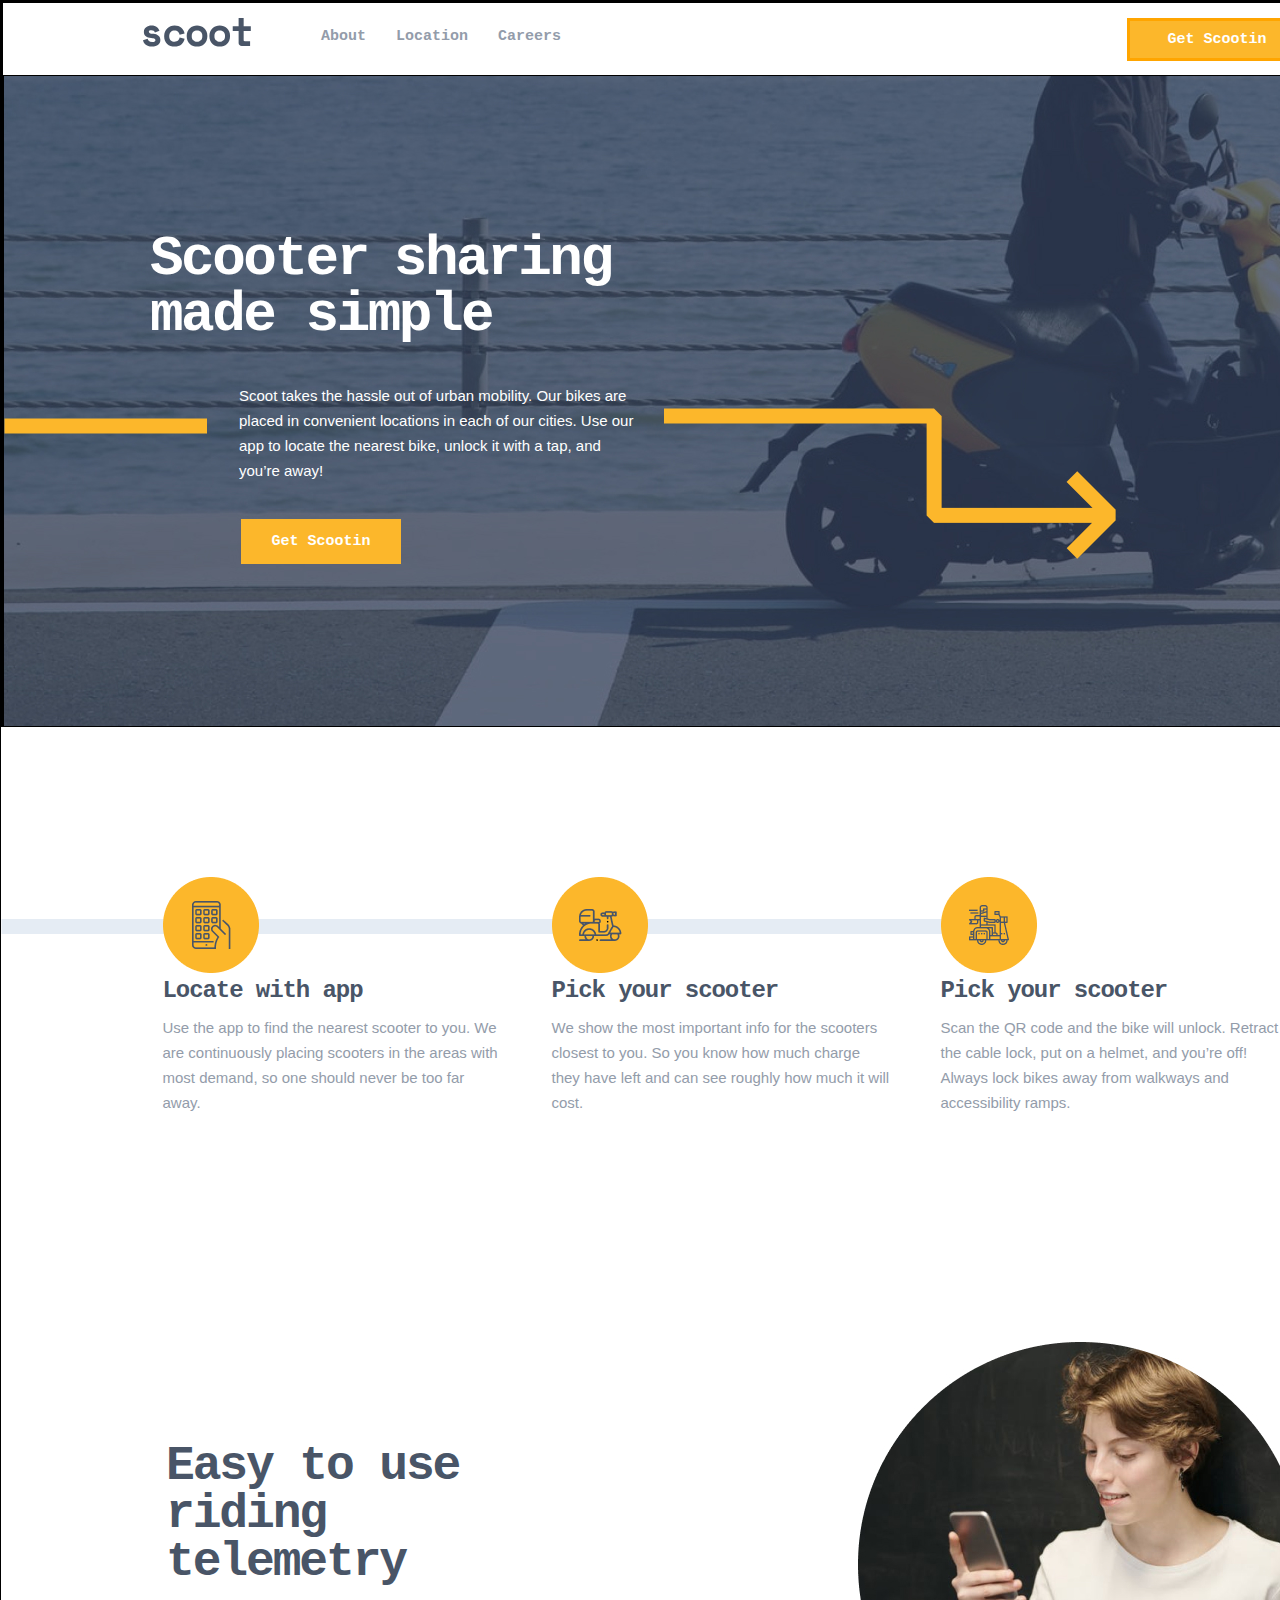
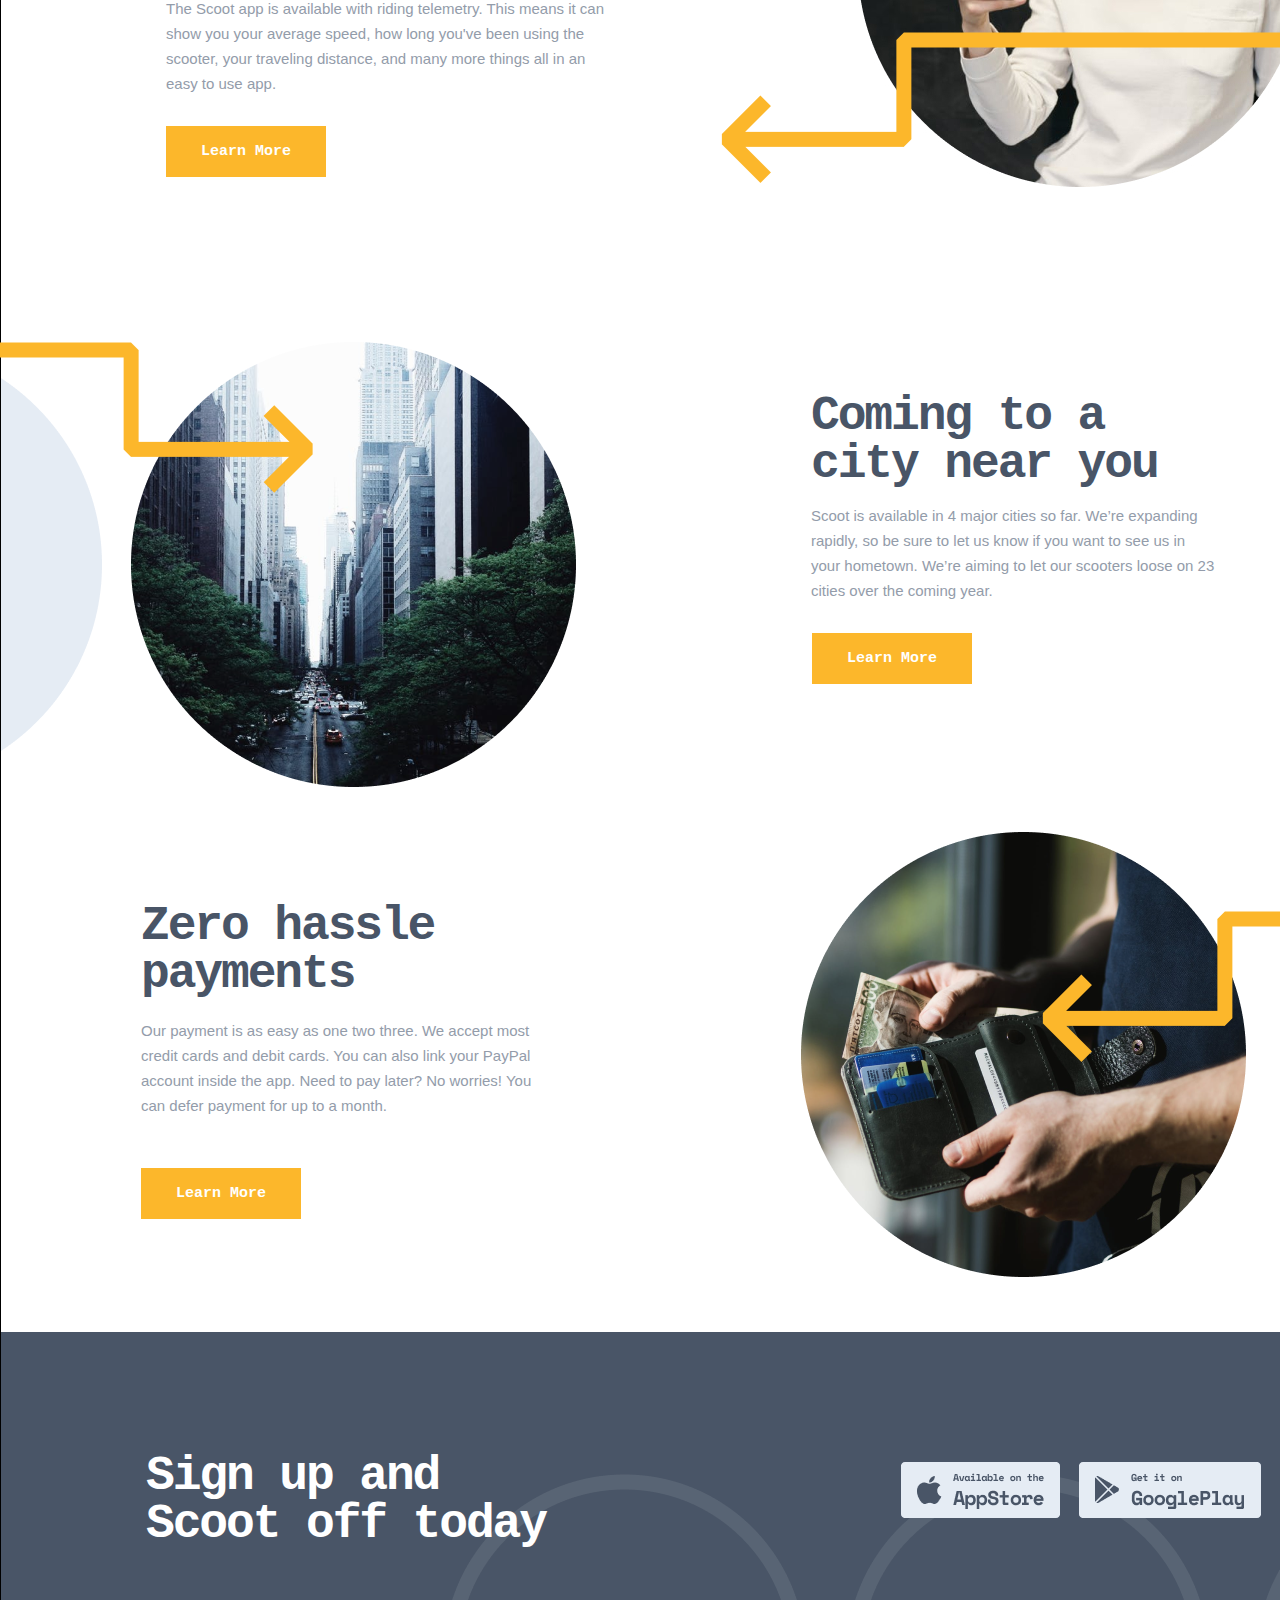
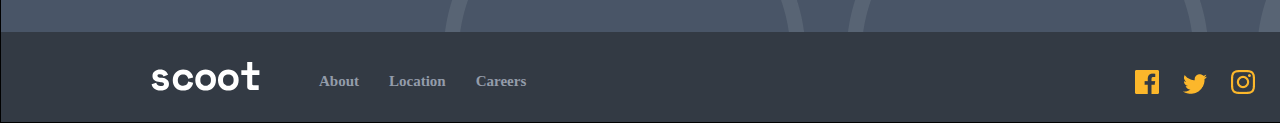
<file: index.html>
<!DOCTYPE html>
<html lang="en">
<head>
    <meta charset="UTF-8">
    <meta http-equiv="X-UA-Compatible" content="IE=edge">
    <meta name="viewport" content="width=device-width, initial-scale=1.0">
    <title>imtihon</title>
    <link rel="stylesheet" href="/css/style.css">
</head>
<body>
    <div class="scoot-container">
        <header class="header">
            <nav class="header_navbar">
                <div class="burger">
                    <img src="media/img/bar.png" alt="bar">
                </div>
                <div class="header_logo">
                    <a href="index.html">
                        <img class="scoot" src="media/img/scoot.svg" alt="logo">
                    </a>
                </div>
                <div class="header_lists">
                    <ul class="header_list">
                        <li class="header-item header-item2">
                            <a href="about.html">About</a>
                        </li>
                        <li class="header-item">
                            <a href="#">Location</a>
                        </li>
                        <li class="header-item">
                            <a href="#">Careers</a>
                        </li>
                    </ul>
                </div>
                <div class="header_button">
                    <button>
                        Get Scootin
                    </button>
                </div>
            </nav>
            <div class="hearor">
                <div class="hearor_title">
                    <h1>Scooter <span style="margin-left: -5px;">sharing</span>  made <span style="">simple</span> </h1>
                    <p>Scoot takes the hassle out of urban mobility. Our bikes are placed in convenient locations in each of our cities. Use our app to locate the nearest bike, unlock it with a tap, and you’re away!</p>
                    <button>Get Scootin</button>
                </div>
                <div class="hearor_text">
                    <img class="arrow" src="media/img/arrow2.png" alt="strelka">
                    <p>Scoot takes the hassle out of urban mobility. Our bikes are placed in convenient locations in each of our cities. Use our app to locate the nearest bike, unlock it with a tap, and you’re away!</p>
                    <img class="arrow2" src="media/img/arrow.png" alt="strelka">
                </div>
                <div class="hearor_button">
                    <button>Get Scootin</button>
                </div>
            </div>
        </header>
        <main>
            <section class="locate__box">
                <div class="locate__text">
                    <ul class="locate__list">
                        <li class="locate__card">
                            <img src="media/img/tel.png" alt="tel">
                            <h3>Locate with app</h3>
                            <p>Use the app to find the nearest scooter to you. We are continuously placing scooters in the areas with most demand, so one should never be too far away. </p>
                        </li>
                        <li class="locate__card locate__card2">
                            <img src="media/img/scooter.png" alt="scooter">
                            <h3>Pick your scooter</h3>
                            <p>We show the most important info for the scooters closest to you. So you know how much charge they have left and can see roughly how much it will cost.</p>
                        </li>
                        <li class="locate__card">
                            <img src="media/img/man-scoot.png" alt="man">
                            <h3>Pick your scooter</h3>
                            <p>Scan the QR code and the bike will unlock. Retract the cable lock, put on a helmet, and you’re off! Always lock bikes away from walkways and accessibility ramps.</p>
                        </li>
                    </ul>
                </div>
                <div class="image">
                    <picture>
                        <source  media="(min-width:1000px)" srcset="media/img/arrow3.png">
                        <source media="(min-width:465px)" srcset="media/img/arrow5.png">
                        <img src="media/img/arrow5.png" alt="Flowers" style="width:auto;">
                      </picture>
                </div>
            </section>
            <section class="easy__box">
                <div class="easy__text">
                    <h2>Easy to use
                        riding telemetry</h2>
                        <p>The Scoot app is available with riding telemetry. This means it can show you your average speed, how long you've been using the scooter, your traveling distance, and many more things all in an easy to use app.</p>
                        <button class="easy__button">Learn More</button>
                </div>
                <div class="easy__image">
                    <img class="man-img" src="media/img/man.jpg" alt="man">
                    <img class="strel" src="media/img/arrow4.png" alt="arrow">
                    <img class="mask" src="media/img/poluoval.png" alt="poluoval">
                </div>
                
            </section>
            <section class="coming__box">
                <div class="coming__image">
                    <img class="city" src="media/img/city.png" alt="city">
                    <img class="strelka" src="media/img/arrow.png" alt="arrow">
                    <img class="krug" src="media/img/krug.png" alt="krug">
                </div>
                <div class="coming__text">
                    <h2>Coming to a city near you</h2>
                        <p>Scoot is available in 4 major cities so far. We’re expanding rapidly, so be sure to let us know if you want to see us in your hometown. We’re aiming to let our scooters loose on 23 cities over the coming year.</p>
                        <button>Learn More</button>
                </div>
            </section>
            <section class="zero__box">
                <div class="zero__text">
                    <h2>Zero hassle payments</h2>
                        <p>Our payment is as easy as one two three. We accept most credit cards and debit cards. You can also link your PayPal account inside the app. Need to pay later? No worries! You can defer payment for up to a month.</p>
                        <button>Learn More</button>
                </div>
                <div class="zero__image">
                    <img class="money" src="media/img//money.png" alt="mone">
                    <img class="strelka2" src="media/img/arrow4.png" alt="arrow">
                </div>
            </section>
            <section class="sign__box">
                <div class="sign__text">
                    <h2>Sign up and Scoot off today</h2>
                </div>
                <div class="sign__image">
                    <img class="appstore" src="media/img/appstore.png" alt="appstore">
                    <img src="media/img/googleplay.png" alt="playmarket">
                </div>
            </section>
        </main>
        <footer class="footer">
            <nav class="footer__nav">
                <div class="footer__logo">
                    <img src="media/img/scoot (1).svg" alt="logo">
                </div>
                <div class="footer__text">
                    <ul class="footer__list">
                        <li class="footer-card footer__card2">
                            <a href="#">About</a>
                        </li>
                        <li class="footer-card">
                            <a href="#">Location</a>
                        </li>
                        <li class="footer-card">
                            <a href="#">Careers</a>
                        </li>
                    </ul>
                </div>
                <div class="footer__image">
                    <img class="facebook" src="media/img/facebook.png" alt="facebook">
                    <img src="media/img/twitter.png" alt="twitter">
                    <img src="media/img/instagram.png" alt="instagram">
                </div>
            </nav>
        </footer>
    </div>
</body>
</html>
</file>
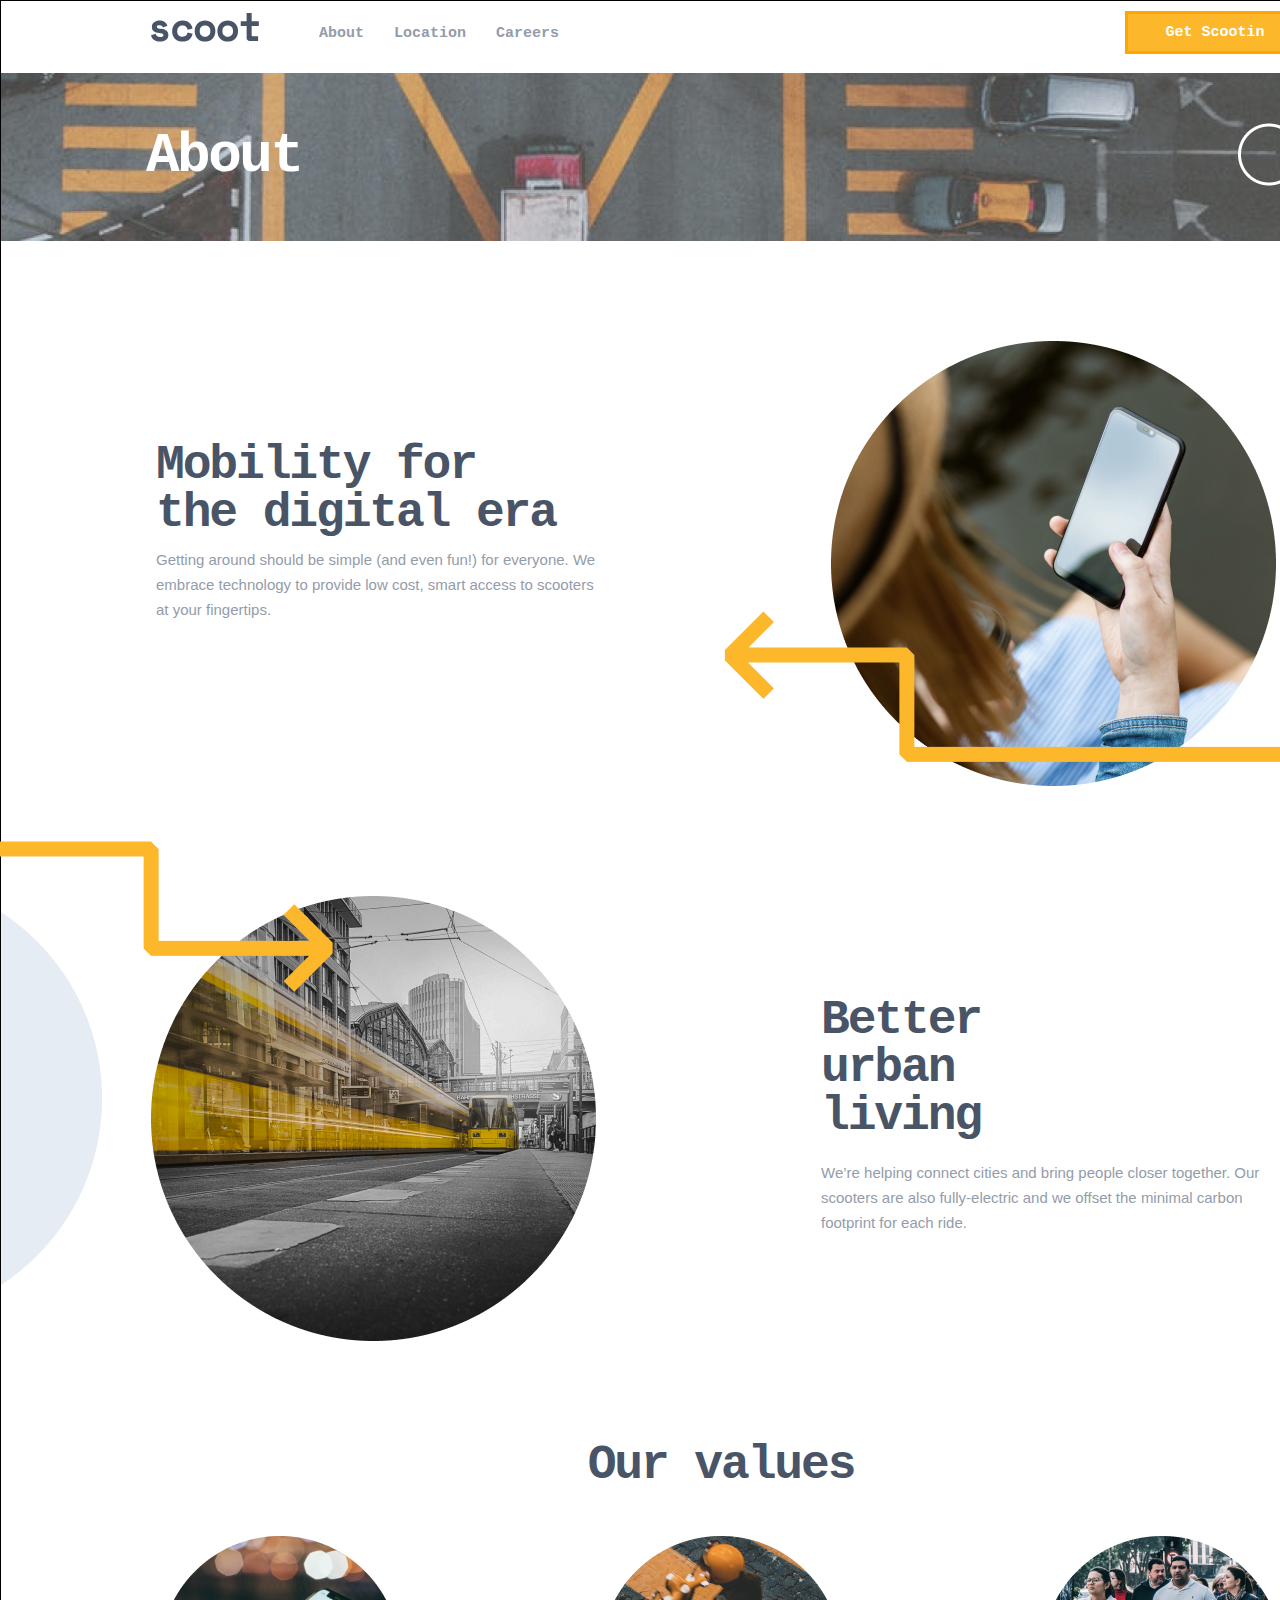
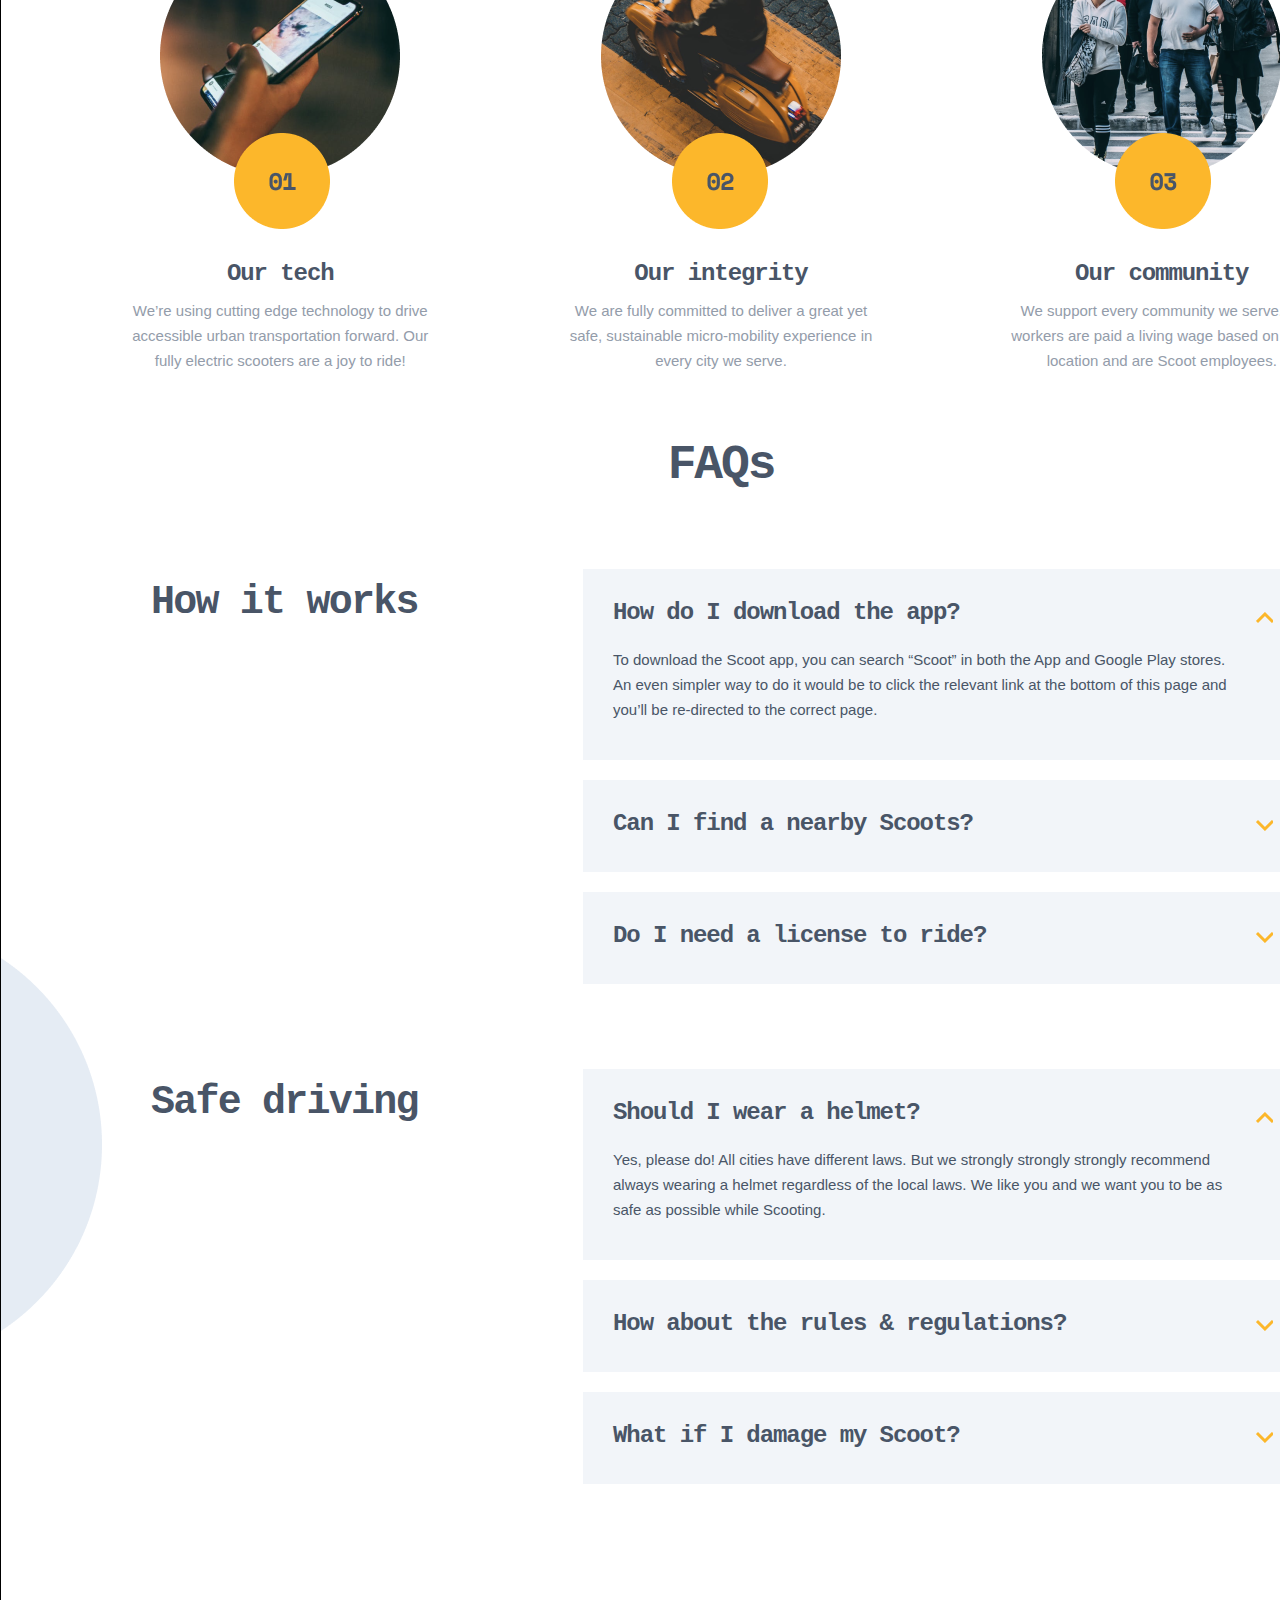
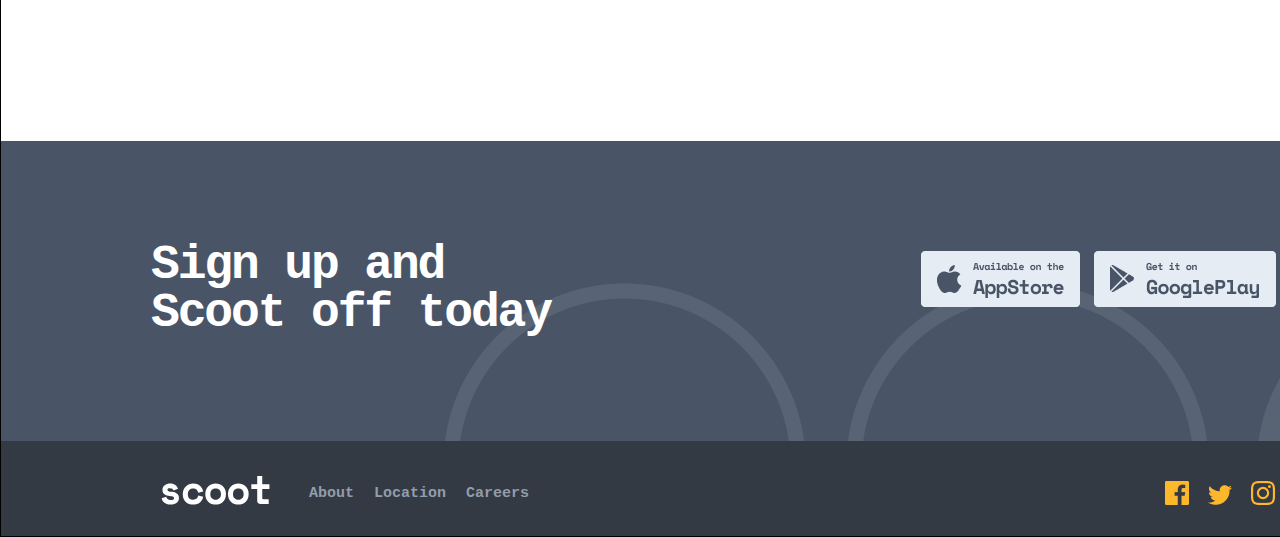
<file: about.html>
<!DOCTYPE html>
<html lang="en">
<head>
    <meta charset="UTF-8">
    <meta http-equiv="X-UA-Compatible" content="IE=edge">
    <meta name="viewport" content="width=device-width, initial-scale=1.0">
    <title>About</title>
    <link rel="stylesheet" href="css/about.css">
</head>
<body>
    <div class="about__container">
        <header class="header">
            <nav class="header__navbar">
                <div class="header__burger">
                    <img src="media/img/bar.png" alt="bar">
                </div>
                <div class="header__logo">
                    <a href="about.html">
                        <img src="media/img/scoot.svg" alt="logo">
                    </a>
                </div>
                <div class="header__text">
                    <ul class="header__list">
                        <li class="header__card">
                            <a href="about.html">About</a>
                        </li>
                        <li class="header__card">
                            <a href="#">Location</a>
                        </li>
                        <li class="header__card">
                            <a href="#">Careers</a>
                        </li>
                    </ul>
                </div>
                <div class="header__button">
                    <button>Get Scootin</button>
                </div>
            </nav>
            <div class="hearor">
                <div class="hearor__text">
                    <h1>About</h1>
                </div>
                <div class="hearor__image">
                    <img src="media//img/oval.png" alt="oval">
                </div>
            </div>
        </header>
        <main>
            <section class="mobil__box">
                <div class="mobil__text">
                    <h2>Mobility for the digital era</h2>
                    <p>Getting around should be simple (and even fun!) for everyone. We embrace technology to provide low cost, smart access to scooters at your fingertips.</p>
                </div>
                <div class="mobil__image">
                    <img class="tel" src="media/img/tel2.png" alt="tel">
                    <img class="arrow" src="media/img/arrow6.png" alt="arrow">
                </div>
            </section>
            <section class="better__box">
                <div class="better__image">
                    <img class="arrow2" src="media/img/arrow.png" alt="arrow">
                    <img class="city" src="media/img/city2.png" alt="city">
                    <img class="krug" src="media/img/krug.png" alt="krug">
                </div>
                <div class="better__text">
                    <h2>Better urban living</h2>
                    <p>We’re helping connect cities and bring people closer together. Our scooters are also fully-electric and we offset the minimal carbon footprint for each ride.</p>
                </div>
            </section>
            <section class="value__box">
                <div class="value__title">
                    <h2>Our values</h2>
                </div>
                <div class="value__text">
                    <ul class="value__list">
                        <li class="value__card">
                            <img class="tel2" src="media/img/tel3.png" alt="tel">
                            <img class="num" src="media/img/number.png" alt="num">
                            <h3>Our tech</h3>
                            <p>We’re using cutting edge technology to drive accessible urban transportation forward. Our fully electric scooters are a joy to ride!</p>
                        </li>

                        <li class="value__card">
                            <img class="tel2" src="media/img/man-scooter.png" alt="man">
                            <img class="num2" src="media/img/number2.png" alt="num">
                            <h3>Our integrity</h3>
                            <p>We are fully committed to deliver a great yet safe, sustainable micro-mobility experience in every city we serve.</p>
                        </li>

                        <li class="value__card">
                            <img class="tel2" src="media/img/people.png" alt="people">
                            <img class="num3" src="media/img/number3.png" alt="num">
                            <h3>Our community</h3>
                            <p>We support every community we serve. All workers are paid a living wage based on their location and are Scoot employees.</p>
                        </li>
                    </ul>
                </div>
            </section>
            <section class="faq__box">
                <div class="faq__title">
                    <h2>FAQs</h2>
                </div>
                <div class="faq__text">
                    <div class="faq__text__top">
                        <div class="faq__left">
                            <h2>How it works</h2>
                        </div>
                        <div class="faq__right">
                            <div class="text">
                                <h3>How do I download the app?</h3>
                                <img src="media/img/strelkatop.png" alt="strelka">
                                <p>To download the Scoot app, you can search “Scoot” in both the App and Google Play stores. An even simpler way to do it would be to click the relevant link at the bottom of this page and you’ll be re-directed to the correct page.</p>
                            </div>
                            <div class="text2">
                                <h3>Can I find a nearby Scoots?</h3>
                                <img src="media/img/strelkabottom.png" alt="strelka">
                            </div>
                            <div class="text3">
                                <h3>Do I need a license to ride?</h3>
                                <img src="media/img/strelkabottom.png" alt="strelka">
                            </div>
                        </div>
                    </div>

                    <div class="faq__text__bottom">
                        <div class="faq__left">
                            <h2>Safe driving</h2>
                        </div>
                        <div class="faq__right">
                            <div class="text">
                                <h3>Should I wear a helmet?</h3>
                                <img src="media/img/strelkatop.png" alt="strelka">
                                <p>Yes, please do! All cities have different laws. But we strongly strongly strongly recommend always wearing a helmet regardless of the local laws. We like you and we want you to be as safe as possible while Scooting.</p>
                            </div>
                            <div class="text2">
                                <h3>How about the rules & regulations?</h3>
                                <img src="media/img/strelkabottom.png" alt="strelka">
                            </div>
                            <div class="text3">
                                <h3>What if I damage my Scoot?</h3>
                                <img src="media/img/strelkabottom.png" alt="strelka">
                            </div>
                        </div>
                    </div>
                </div>
                <div class="faq__image">
                    <img src="media/img/krug.png" alt="">
                </div>
            </section>
            <section class="scoot__box">
                <div class="scoot__text">
                    <h2>Sign up and Scoot off today</h2>
                </div>
                <div class="scoot__image">
                    <img class="appstore" src="media/img/appstore.png" alt="appstore">
                    <img src="media/img/googleplay.png" alt="playmarket">
                </div>
            </section>
        </main>
        <footer class="footer">
            <nav class="footer__nav">
                <div class="footer__logo">
                    <a href="index.html">
                        <img src="media/img/scoot (1).svg" alt="logo">
                    </a>
                </div>
                <div class="footer__text">
                    <ul class="footer__list">
                        <li class="footer__card footer-card2">
                            <a href="about.html">About</a>
                        </li>
                        <li class="footer__card">
                            <a href="#">Location</a>
                        </li>
                        <li class="footer__card">
                            <a href="#">Careers</a>
                        </li>
                    </ul>
                </div>
                <div class="footer__image">
                    <img class="facebook" src="media/img/facebook.png" alt="facebook">
                    <img src="media/img/twitter.png" alt="twitter">
                    <img src="media/img/instagram.png" alt="instagram">
                </div>
            </nav>
        </footer>
    </div>
</body>
</html>
</file>
<file: css/style.css>
* {
  margin: 0;
  padding: 0;
  text-decoration: none;
  list-style: none;
}

.scoot-container {
  width: 1440px;
  border: 1px solid;
  margin: 0 auto;
}

body {
  @import url(https://fonts.googleapis.com/css2?family=Space+Mono:wght@700&display=swap);
  @import url(https://fonts.googleapis.com/css2?family=Lexend+Deca&display=swap);
  overflow-x: hidden;
}

.header {
  width: 100%;
  height: 722px;
  border: 2px solid;
}
.header .header_navbar {
  width: 100%;
  height: 10%;
  display: flex;
}
.header .burger {
  display: none;
}
.header .header_logo {
  width: 20%;
  height: 100%;
}
.header .header_logo .scoot {
  margin-top: 15px;
  margin-left: 140px;
}
.header .header_lists {
  width: 40%;
  height: 100%;
}
.header .header_lists .header_list {
  display: flex;
  margin-top: 21px;
}
.header .header_lists .header_list .header-item {
  padding-right: 30px;
}
.header .header_lists .header_list .header-item a {
  font-family: "Space Mono", monospace;
  font-style: normal;
  font-weight: 700;
  font-size: 15px;
  line-height: 25px;
  /* identical to box height, or 167% */
  color: #939CAA;
}
.header .header_lists .header_list .header-item a:hover {
  color: #FCB72B;
}
.header .header_lists .header_list .header-item2 {
  margin-left: 30px;
}
.header .header_button {
  width: 40%;
  height: 100%;
}
.header .header_button button {
  background: #FCB72B;
  padding: 6px;
  width: 180px;
  border: 3px solid orange;
  margin-top: 15px;
  margin-left: 260px;
  font-family: "Space Mono", monospace;
  font-style: normal;
  font-weight: 700;
  font-size: 15px;
  line-height: 25px;
  /* identical to box height, or 167% */
  text-align: center;
  color: #FFFFFF;
}
.header .header_button button:hover {
  border: 3px solid #FCB72B;
  background: white;
  color: #FCB72B;
}
.header .hearor {
  width: 100%;
  height: 90%;
  border: 1px solid;
  background-image: url(/media/img/bg-scooter.jpg);
  background-repeat: no-repeat;
}
.header .hearor .hearor_title h1 {
  margin-top: 155px;
  margin-left: 146px;
  width: 500px;
  font-family: "Space Mono", monospace;
  font-style: normal;
  font-weight: 700;
  font-size: 56px;
  line-height: 56px;
  /* or 100% */
  letter-spacing: -2.5px;
  color: #FFFFFF;
}
.header .hearor .hearor_title p {
  display: none;
}
.header .hearor .hearor_title button {
  display: none;
}
.header .hearor .hearor_text {
  display: flex;
}
.header .hearor .hearor_text .arrow {
  position: absolute;
  margin-top: 75px;
}
.header .hearor .hearor_text .arrow2 {
  max-width: 100%;
  height: auto;
  margin-top: 65px;
  margin-left: 20px;
}
.header .hearor .hearor_text p {
  margin-top: 40px;
  width: 405px;
  margin-left: 235px;
  font-family: "Lexend Deca", sans-serif;
  font-style: normal;
  font-weight: 400;
  font-size: 15px;
  line-height: 25px;
  /* or 167% */
  color: #FFFFFF;
}
.header .hearor .hearor_button {
  margin-top: -40px;
  margin-left: 237px;
}
.header .hearor .hearor_button button {
  background: #FCB72B;
  padding: 10px;
  width: 160px;
  border: none;
  font-family: "Space Mono", monospace;
  font-style: normal;
  font-weight: 700;
  font-size: 15px;
  line-height: 25px;
  /* identical to box height, or 167% */
  text-align: center;
  color: #FFFFFF;
}
.header .hearor .hearor_button button:hover {
  border: 2px solid #FCB72B;
  color: #FCB72B;
  background-color: white;
}

@media only screen and (max-width: 1000px) {
  .scoot-container {
    width: 100%;
  }
  .header {
    height: 525px;
  }
  .header .header_navbar {
    height: 15%;
  }
  .header .header_logo {
    width: 10%;
    height: 100%;
  }
  .header .header_logo .scoot {
    margin-left: 30px;
  }
  .header .header_lists {
    width: 40%;
    height: 100%;
  }
  .header .header_lists .header_list .header-item2 {
    margin-left: 130px;
  }
  .header .header_button {
    width: 50%;
    height: 100%;
  }
  .header .header_button button {
    margin-left: 150px;
  }
  .header .hearor {
    background-size: 1000px;
    height: 450px;
  }
  .header .hearor .hearor_title h1 {
    margin-top: 85px;
  }
  .header .hearor .hearor_title p {
    display: block;
    width: 573px;
    padding-top: 20px;
    margin: 0 auto;
    font-family: "Lexend Deca";
    font-style: normal;
    font-weight: 400;
    font-size: 15px;
    line-height: 25px;
    /* or 167% */
    text-align: center;
    color: #FFFFFF;
  }
  .header .hearor .hearor_title button {
    display: block;
    margin: 0 auto;
    margin-top: 20px;
    background: #FCB72B;
    padding: 10px;
    width: 160px;
    border: 2px solid #FCB72B;
    font-family: "Space Mono", monospace;
    font-style: normal;
    font-weight: 700;
    font-size: 15px;
    line-height: 25px;
    /* identical to box height, or 167% */
    text-align: center;
    color: #FFFFFF;
  }
  .header .hearor .hearor_title button:hover {
    border: 2px solid #FCB72B;
    color: #FCB72B;
    background-color: white;
  }
  .header .hearor .hearor_text .arrow {
    display: none;
  }
  .header .hearor .hearor_text .arrow2 {
    margin-left: -90px;
    margin-top: -44px;
  }
  .header .hearor .hearor_text p {
    display: none;
  }
  .header .hearor .hearor_button {
    display: none;
  }
}
@media only screen and (max-width: 430px) {
  .scoot-container {
    width: 100%;
  }
  .header .header_navbar .burger {
    display: block;
    width: 30%;
    height: 100%;
  }
  .header .header_navbar .burger img {
    margin: 25px;
    margin-left: 30px;
  }
  .header .header_navbar .header_logo {
    width: 70%;
    height: 100%;
  }
  .header .header_navbar .header_lists {
    display: none;
  }
  .header .header_navbar .header_button {
    display: none;
  }
  .header .hearor .hearor_title h1 {
    margin-top: 15px;
    margin-left: 0px;
    margin: 0 auto;
    font-family: "Space Mono";
    font-style: normal;
    font-weight: 700;
    font-size: 40px;
    line-height: 40px;
    /* or 100% */
    width: 210px;
    text-align: center;
    letter-spacing: -1.78571px;
    margin-top: 40px;
    color: #FFFFFF;
  }
  .header .hearor .hearor_title p {
    display: block;
    margin: 0 auto;
    font-family: "Lexend Deca", sans-serif;
    font-style: normal;
    font-weight: 400;
    font-size: 15px;
    line-height: 25px;
    /* or 167% */
    width: 257px;
    text-align: center;
    color: #FFFFFF;
  }
  .header .hearor .hearor_title button {
    display: block;
  }
  .header .hearor .hearor_text .arrow {
    display: none;
  }
  .header .hearor .hearor_text .arrow2 {
    margin-left: -245px;
  }
  .header .hearor .hearor_text p {
    display: none;
  }
}
.locate__box {
  width: 100%;
  height: 465px;
  position: relative;
}
.locate__box .locate__list {
  margin-top: 150px;
  display: flex;
  justify-content: center;
  align-items: center;
  flex-wrap: wrap;
}
.locate__box .locate__list .locate__card h3 {
  font-family: "Space Mono", monospace;
  font-style: normal;
  font-weight: 700;
  font-size: 24px;
  line-height: 28px;
  /* identical to box height, or 117% */
  padding-bottom: 10px;
  letter-spacing: -1.07143px;
  color: #495567;
}
.locate__box .locate__list .locate__card p {
  font-family: "Lexend Deca", sans-serif;
  font-style: normal;
  font-weight: 400;
  font-size: 15px;
  line-height: 25px;
  /* or 167% */
  width: 339px;
  color: #939CAA;
}
.locate__box .locate__list .locate__card img {
  max-width: 100%;
  height: auto;
}
.locate__box .locate__list .locate__card2 {
  margin: 0px 50px;
}
.locate__box .image img {
  position: absolute;
  top: 9%;
  z-index: -1;
}

.easy__box {
  width: 100%;
  height: 600px;
  display: flex;
  flex-wrap: wrap;
}
.easy__box .easy__text {
  width: 50%;
  height: 100%;
}
.easy__box .easy__text h2 {
  margin-top: 100px;
  font-family: "Space Mono", monospace;
  font-style: normal;
  font-weight: 700;
  font-size: 48px;
  line-height: 48px;
  /* or 100% */
  width: 410px;
  margin-left: 165px;
  letter-spacing: -2.14286px;
  color: #495567;
}
.easy__box .easy__text p {
  font-family: "Lexend Deca", sans-serif;
  font-style: normal;
  font-weight: 400;
  font-size: 15px;
  line-height: 25px;
  /* or 167% */
  margin-left: 165px;
  width: 445px;
  color: #939CAA;
  padding-top: 10px;
}
.easy__box .easy__text button {
  margin-left: 165px;
  margin-top: 30px;
  padding: 10px;
  width: 160px;
  background: #FCB72B;
  border: none;
  font-family: "Space Mono", monospace;
  font-style: normal;
  font-weight: 700;
  font-size: 15px;
  line-height: 25px;
  /* identical to box height, or 167% */
  text-align: center;
  border: 3px solid #FCB72B;
  color: #FFFFFF;
}
.easy__box .easy__text button:hover {
  border: 3px solid #FCB72B;
  background-color: white;
  color: #FCB72B;
}
.easy__box .easy__image {
  width: 50%;
  height: 100%;
  position: relative;
}
.easy__box .easy__image .strel {
  position: absolute;
  margin-top: 290px;
}
.easy__box .easy__image .mask {
  position: absolute;
  left: 86%;
  z-index: -1;
}
.easy__box .easy__image .man-img {
  position: absolute;
  left: 19%;
}

.coming__box {
  width: 100%;
  height: 490px;
  display: flex;
  flex-wrap: wrap;
  position: relative;
}
.coming__box .coming__image {
  width: 50%;
  height: 100%;
}
.coming__box .coming__image .city {
  margin-left: 130px;
}
.coming__box .coming__image .strelka {
  margin-left: -715px;
  position: absolute;
}
.coming__box .coming__image .krug {
  position: absolute;
  left: 0;
}
.coming__box .coming__text {
  width: 50%;
  height: 100%;
}
.coming__box .coming__text h2 {
  font-family: "Space Mono", monospace;
  font-style: normal;
  font-weight: 700;
  font-size: 48px;
  line-height: 48px;
  /* or 100% */
  margin-top: 50px;
  margin-left: 90px;
  letter-spacing: -2.14286px;
  width: 400px;
  color: #495567;
}
.coming__box .coming__text p {
  font-family: "Lexend Deca", sans-serif;
  font-style: normal;
  font-weight: 400;
  font-size: 15px;
  line-height: 25px;
  /* or 167% */
  margin-left: 90px;
  margin-top: 15px;
  color: #939CAA;
  width: 405px;
}
.coming__box .coming__text button {
  margin-left: 165px;
  margin-top: 30px;
  padding: 10px;
  width: 160px;
  background: #FCB72B;
  border: none;
  font-family: "Space Mono", monospace;
  font-style: normal;
  font-weight: 700;
  font-size: 15px;
  line-height: 25px;
  /* identical to box height, or 167% */
  text-align: center;
  border: 3px solid #FCB72B;
  color: #FFFFFF;
}
.coming__box .coming__text button:hover {
  border: 3px solid #FCB72B;
  background-color: white;
  color: #FCB72B;
}
.coming__box .coming__text button {
  margin-left: 91px;
  margin-top: 30px;
  padding: 10px;
  width: 160px;
  background: #FCB72B;
  border: none;
  font-family: "Space Mono", monospace;
  font-style: normal;
  font-weight: 700;
  font-size: 15px;
  line-height: 25px;
  /* identical to box height, or 167% */
  text-align: center;
  border: 3px solid #FCB72B;
  color: #FFFFFF;
}
.coming__box .coming__text button:hover {
  border: 3px solid #FCB72B;
  background-color: white;
  color: #FCB72B;
}

.zero__box {
  width: 100%;
  height: 500px;
  display: flex;
  flex-wrap: wrap;
  flex-direction: column-reverse;
}
.zero__box .zero__text {
  width: 50%;
  height: 100%;
}
.zero__box .zero__text h2 {
  font-family: "Space Mono", monospace;
  font-style: normal;
  font-weight: 700;
  font-size: 48px;
  line-height: 48px;
  /* or 100% */
  margin-top: 70px;
  margin-left: 140px;
  letter-spacing: -2.14286px;
  width: 300px;
  color: #495567;
}
.zero__box .zero__text p {
  font-family: "Lexend Deca", sans-serif;
  font-style: normal;
  font-weight: 400;
  font-size: 15px;
  line-height: 25px;
  /* or 167% */
  margin-left: 140px;
  margin-top: 20px;
  color: #939CAA;
  width: 400px;
}
.zero__box .zero__text button {
  margin-left: 140px;
  margin-top: 50px;
  padding: 10px;
  width: 160px;
  background: #FCB72B;
  border: none;
  font-family: "Space Mono", monospace;
  font-style: normal;
  font-weight: 700;
  font-size: 15px;
  line-height: 25px;
  /* identical to box height, or 167% */
  text-align: center;
  border: 3px solid #FCB72B;
  color: #FFFFFF;
}
.zero__box .zero__text button:hover {
  border: 3px solid #FCB72B;
  background-color: white;
  color: #FCB72B;
}
.zero__box .zero__image {
  width: 50%;
  height: 100%;
}
.zero__box .zero__image .money {
  margin-left: 80px;
}
.zero__box .zero__image .strelka2 {
  margin-top: -370px;
  position: absolute;
  margin-left: 321px;
}

.sign__box {
  width: 100%;
  height: 300px;
  background: #495567;
  display: flex;
  flex-wrap: wrap;
  background-image: url(/media/img/oval2.png);
  background-repeat: no-repeat;
  background-position: bottom right;
}
.sign__box .sign__image {
  width: 50%;
  height: 100%;
  text-align: center;
}
.sign__box .sign__image img {
  margin-top: 130px;
}
.sign__box .sign__image .appstore {
  margin-right: 15px;
}
.sign__box .sign__text {
  width: 50%;
  height: 100%;
}
.sign__box .sign__text h2 {
  font-family: "Space Mono", monospace;
  font-style: normal;
  font-weight: 700;
  font-size: 48px;
  line-height: 48px;
  /* or 100% */
  margin-left: 145px;
  margin-top: 120px;
  letter-spacing: -2.14286px;
  width: 400px;
  color: #FFFFFF;
}

@media only screen and (max-width: 768px) {
  main {
    width: 100%;
  }
  main .locate__box {
    width: 100%;
    height: 520px;
  }
  main .locate__box .locate__list {
    margin-top: 100px;
  }
  main .locate__box .locate__list .locate__card {
    margin-left: 225px;
  }
  main .locate__box .locate__list .locate__card img {
    margin: -118px;
    margin-left: -185px;
  }
  main .locate__box .locate__list .locate__card2 img {
    margin-left: -134px;
  }
  main .locate__box .locate__list .locate__card2 h3 {
    margin-left: 51px;
  }
  main .locate__box .locate__list .locate__card2 p {
    margin-left: 52px;
  }
  main .locate__box .image {
    position: absolute;
    left: 23%;
    margin-left: 5px;
    top: -20%;
  }
  .easy__box {
    height: 1000px;
    flex-direction: column-reverse;
  }
  .easy__box .easy__image {
    width: 100%;
    height: 50%;
    text-align: center;
    margin-top: 0px;
  }
  .easy__box .easy__image .strel {
    position: initial;
    margin-top: -200px;
  }
  .easy__box .easy__image .mask {
    position: absolute;
    top: 10%;
    left: 87%;
    z-index: -1;
  }
  .easy__box .easy__image .man-img {
    position: initial;
    margin-top: 50px;
  }
  .easy__box .easy__text {
    width: 100%;
    height: 50%;
    text-align: center;
  }
  .easy__box .easy__text button {
    margin-left: 0;
  }
  .coming__box {
    width: 100%;
    height: 1005px;
  }
  .coming__box .coming__image {
    width: 100%;
    height: 50%;
  }
  .coming__box .coming__image .city {
    margin-left: 165px;
    margin-top: 50px;
  }
  .coming__box .coming__image .strelka {
    margin-top: 30px;
  }
  .coming__box .coming__image .krug {
    top: 4%;
  }
  .coming__box .coming__text {
    width: 100%;
    height: 50%;
  }
  .coming__box .coming__text h2 {
    margin: 0 auto;
    margin-top: 125px;
    font-family: "Space Mono", monospace;
    font-style: normal;
    font-weight: 700;
    font-size: 48px;
    line-height: 48px;
    /* or 100% */
    width: 360px;
    padding-bottom: 20px;
    text-align: center;
    letter-spacing: -2.14286px;
    color: #495567;
  }
  .coming__box .coming__text p {
    margin: 0 auto;
    font-family: "Lexend Deca", sans-serif;
    font-style: normal;
    font-weight: 400;
    font-size: 15px;
    line-height: 25px;
    /* or 167% */
    width: 573px;
    text-align: center;
    color: #939CAA;
  }
  .coming__box .coming__text button {
    margin-left: 300px;
  }
  .zero__box {
    width: 100%;
    height: 1000px;
  }
  .zero__box .zero__image {
    width: 100%;
    height: 50%;
  }
  .zero__box .zero__image .money {
    margin-left: 145px;
    margin-top: 35px;
  }
  .zero__box .zero__image .strelka2 {
    margin-left: 411px;
  }
  .zero__box .zero__text {
    width: 100%;
    height: 50%;
  }
  .zero__box .zero__text h2 {
    margin: 0 auto;
    margin-top: 20px;
    text-align: center;
    margin-bottom: 30px;
  }
  .zero__box .zero__text p {
    width: 573px;
    margin: 0 auto;
    text-align: center;
  }
  .zero__box .zero__text button {
    margin-left: 300px;
  }
  .sign__box {
    width: 100%;
    height: 300px;
    flex-wrap: w;
  }
  .sign__box .sign__text {
    width: 100%;
    height: 50%;
  }
  .sign__box .sign__text h2 {
    font-family: "Space Mono";
    font-style: normal;
    font-weight: 700;
    font-size: 48px;
    line-height: 48px;
    /* or 100% */
    margin-left: 0;
    margin: 0 auto;
    margin-top: 80px;
    width: 315px;
    text-align: center;
    letter-spacing: -2.14286px;
    color: #FFFFFF;
  }
  .sign__box .sign__image {
    width: 100%;
    height: 50%;
  }
  .sign__box .sign__image img {
    margin-top: 40px;
  }
  .sign__box .sign__image .appstore {
    margin-left: 0px;
  }
}
@media only screen and (max-width: 430px) {
  main {
    width: 100%;
  }
  main .locate__box {
    height: 880px;
  }
  main .locate__box .locate__text .locate__list {
    margin-top: 100px;
    flex-wrap: wrap;
    text-align: center;
  }
  main .locate__box .locate__text .locate__list .locate__card {
    margin-left: 0px;
  }
  main .locate__box .locate__text .locate__list .locate__card img {
    margin: 0px;
    margin-left: 0px;
  }
  main .locate__box .locate__text .locate__list .locate__card h3 {
    padding-bottom: 10px;
    padding-top: 10px;
  }
  main .locate__box .locate__text .locate__list .locate__card2 {
    margin-left: 55px;
    margin-top: 50px;
    margin-bottom: 50px;
  }
  main .locate__box .locate__text .locate__list .locate__card2 img {
    margin-left: 0px;
  }
  main .locate__box .locate__text .locate__list .locate__card2 h3 {
    margin-left: 0px;
  }
  main .locate__box .locate__text .locate__list .locate__card2 p {
    margin-left: 0px;
  }
  main .locate__box .image {
    display: none;
  }
  main .easy__box {
    width: 100%;
    height: 910px;
    flex-direction: column-reverse;
  }
  main .easy__box .easy__text h2 {
    margin: 0 auto;
    font-family: "Space Mono", monospace;
    font-style: normal;
    font-weight: 700;
    font-size: 35px;
    line-height: 32px;
    /* or 100% */
    width: 290px;
    text-align: center;
    letter-spacing: -1.42857px;
    color: #495567;
  }
  main .easy__box .easy__text p {
    margin: 0 auto;
    font-family: "Lexend Deca", sans-serif;
    font-style: normal;
    font-weight: 400;
    font-size: 15px;
    line-height: 25px;
    /* or 167% */
    width: 286px;
    text-align: center;
    padding-top: 20px;
    color: #939CAA;
  }
  main .easy__box .easy__image .man-img {
    width: 325px;
    margin-top: 85px;
  }
  main .easy__box .easy__image .mask {
    display: none;
  }
  main .coming__box {
    width: 100%;
    height: 730px;
  }
  main .coming__box .coming__image .city {
    margin-top: 0px;
    margin-left: 15px;
    width: 330px;
  }
  main .coming__box .coming__image .krug {
    display: none;
  }
  main .coming__box .coming__image .strelka {
    margin-left: -568px;
  }
  main .coming__box .coming__text h2 {
    font-family: "Space Mono", monospace;
    font-style: normal;
    font-weight: 700;
    font-size: 32px;
    line-height: 32px;
    /* or 100% */
    margin-top: 50px;
    text-align: center;
    letter-spacing: -1.42857px;
    width: 268px;
    color: #495567;
  }
  main .coming__box .coming__text p {
    font-family: "Lexend Deca", sans-serif;
    font-style: normal;
    font-weight: 400;
    font-size: 15px;
    line-height: 25px;
    /* or 167% */
    margin: 0 auto;
    text-align: center;
    width: 311px;
    color: #939CAA;
  }
  main .coming__box .coming__text button {
    margin-left: 100px;
  }
  main .zero__box {
    width: 100%;
    height: 790px;
  }
  main .zero__box .zero__image {
    width: 100%;
    height: 50%;
  }
  main .zero__box .zero__image .money {
    margin-top: 30px;
    width: 680px;
    height: 311px;
    margin-left: 20px;
  }
  main .zero__box .zero__image .strelka2 {
    margin-left: 153px;
    margin-top: -295px;
  }
  main .zero__box .zero__text {
    width: 100%;
    height: 50%;
  }
  main .zero__box .zero__text h2 {
    font-family: "Space Mono", monospace;
    font-style: normal;
    font-weight: 700;
    font-size: 32px;
    line-height: 32px;
    /* or 100% */
    width: 320px;
    text-align: center;
    letter-spacing: -1.42857px;
    color: #495567;
  }
  main .zero__box .zero__text p {
    font-family: "Lexend Deca", sans-serif;
    font-style: normal;
    font-weight: 400;
    font-size: 15px;
    line-height: 25px;
    /* or 167% */
    margin: 0 auto;
    text-align: center;
    width: 289px;
    color: #939CAA;
  }
  main .zero__box .zero__text button {
    margin-left: 95px;
  }
  main .sign__box {
    width: 100%;
    height: 320px;
  }
  main .sign__box .sign__image {
    width: 100%;
    height: 50%;
  }
  main .sign__box .sign__image img {
    width: 140px;
    margin-top: 30px;
  }
  main .sign__box .sign__image .appstore {
    margin-left: 0px;
    width: 125px;
  }
  main .sign__box .sign__text {
    width: 100%;
    height: 50%;
  }
  main .sign__box .sign__text h2 {
    width: 213px;
    font-size: 32px;
  }
}
.footer {
  width: 100%;
  height: 90px;
  background: #333A44;
}
.footer .footer__nav {
  width: 100%;
  height: 100%;
  display: flex;
}
.footer .footer__nav .footer__logo {
  width: 20%;
  height: 100%;
}
.footer .footer__nav .footer__logo img {
  margin-top: 30px;
  margin-left: 150px;
}
.footer .footer__nav .footer__text {
  width: 40%;
  height: 100%;
}
.footer .footer__nav .footer__text .footer__list {
  margin-top: 40px;
  display: flex;
}
.footer .footer__nav .footer__text .footer__list .footer-card {
  margin-left: 30px;
}
.footer .footer__nav .footer__text .footer__list .footer-card a {
  font-family: "Space Mono";
  font-style: normal;
  font-weight: 700;
  font-size: 15px;
  /* identical to box height, or 167% */
  color: #939CAA;
}
.footer .footer__nav .footer__text .footer__list .footer-card a:hover {
  color: #FCB72B;
}
.footer .footer__nav .footer__image {
  width: 40%;
  height: 100%;
}
.footer .footer__nav .footer__image img {
  margin-top: 38px;
  margin-right: 20px;
}
.footer .footer__nav .footer__image .facebook {
  margin-left: 270px;
}

@media only screen and (max-width: 1000px) {
  .footer {
    width: 100%;
  }
  .footer .footer__nav {
    width: 100%;
  }
  .footer .footer__nav .footer__logo img {
    margin-left: 15px;
  }
  .footer .footer__nav .footer__image .facebook {
    margin-left: 150px;
  }
}
@media only screen and (max-width: 430px) {
  .footer {
    width: 100%;
    height: 375px;
  }
  .footer .footer__nav {
    display: block;
  }
  .footer .footer__nav .footer__logo {
    width: 100%;
    height: 30%;
    text-align: center;
  }
  .footer .footer__nav .footer__text {
    width: 100%;
    height: 35%;
  }
  .footer .footer__nav .footer__text .footer__list {
    display: block;
    text-align: center;
  }
  .footer .footer__nav .footer__text .footer__list .footer-card {
    margin-bottom: 20px;
  }
  .footer .footer__nav .footer__text .footer__list .footer__card2 {
    margin-top: -30px;
  }
  .footer .footer__nav .footer__image {
    width: 100%;
    height: 35%;
    text-align: center;
    margin: 0 auto;
  }
  .footer .footer__nav .footer__image .facebook {
    margin-left: 50px;
  }
}

/*# sourceMappingURL=style.css.map */
</file>
<file: css/about.css>
.header {
  width: 100%;
  height: 240px;
}
.header .header__navbar {
  width: 100%;
  height: 30%;
  display: flex;
}
.header .header__navbar .header__burger {
  display: none;
}
.header .header__navbar .header__logo {
  width: 20%;
  height: 100%;
}
.header .header__navbar .header__logo img {
  margin-top: 12px;
  margin-left: 150px;
}
.header .header__navbar .header__text {
  width: 40%;
  height: 100%;
}
.header .header__navbar .header__text .header__list {
  margin-top: 20px;
  display: flex;
}
.header .header__navbar .header__text .header__list .header__card {
  margin-left: 30px;
}
.header .header__navbar .header__text .header__list .header__card a {
  font-family: "Space Mono", monospace;
  font-style: normal;
  font-weight: 700;
  font-size: 15px;
  line-height: 25px;
  /* identical to box height, or 167% */
  color: #939CAA;
}
.header .header__navbar .header__text .header__list .header__card a:hover {
  color: #FCB72B;
}
.header .header__navbar .header__button {
  width: 40%;
  height: 100%;
}
.header .header__navbar .header__button button {
  background: #FCB72B;
  padding: 6px;
  width: 180px;
  border: 3px solid orange;
  margin-top: 10px;
  margin-left: 260px;
  font-family: "Space Mono", monospace;
  font-style: normal;
  font-weight: 700;
  font-size: 15px;
  line-height: 25px;
  /* identical to box height, or 167% */
  text-align: center;
  color: #FFFFFF;
}
.header .header__navbar .header__button button:hover {
  border: 3px solid #FCB72B;
  background: white;
  color: #FCB72B;
}
.header .hearor {
  width: 100%;
  height: 70%;
  background-image: url(/media/img/way.jpg);
  mix-blend-mode: normal;
  opacity: 0.75;
  background-repeat: no-repeat;
  display: flex;
}
.header .hearor .hearor__text {
  width: 50%;
  height: 100%;
}
.header .hearor .hearor__text h1 {
  font-family: "Space Mono", monospace;
  font-style: normal;
  font-weight: 700;
  font-size: 56px;
  line-height: 56px;
  /* identical to box height, or 100% */
  letter-spacing: -2.5px;
  margin-left: 145px;
  padding-top: 55px;
  color: #FFFFFF;
}
.header .hearor .hearor__image {
  width: 50%;
  height: 100%;
}
.header .hearor .hearor__image img {
  float: right;
  margin-top: 50px;
}

@media only screen and (max-width: 1000px) {
  .header {
    width: 100%;
  }
  .header .header__navbar {
    width: 100%;
  }
  .header .header__navbar .header__logo {
    width: 10%;
    height: 100%;
  }
  .header .header__navbar .header__logo img {
    margin-top: 20px;
    margin-left: 20px;
  }
  .header .header__navbar .header__text {
    width: 20%;
    height: 100%;
  }
  .header .header__navbar .header__button {
    width: 23%;
    height: 100%;
  }
  .header .header__navbar .header__button button {
    margin-left: 85px;
  }
}
@media only screen and (max-width: 430px) {
  .header {
    width: 100%;
  }
  .header .header__navbar {
    width: 100%;
  }
  .header .header__navbar .header__burger {
    width: 5%;
    height: 100%;
    display: block;
  }
  .header .header__navbar .header__burger img {
    margin-top: 28px;
    margin-left: 22px;
  }
  .header .header__navbar .header__logo {
    width: 20%;
    height: 100%;
  }
  .header .header__navbar .header__logo a {
    margin-left: 50px;
  }
  .header .header__navbar .header__text {
    display: none;
  }
  .header .header__navbar .header__button {
    display: none;
  }
  .header .hearor {
    width: 100%;
  }
  .header .hearor .hearor__text h1 {
    margin-left: 115px;
  }
  .header .hearor .hearor__image {
    display: none;
  }
}
main {
  width: 100%;
}
main .mobil__box {
  width: 100%;
  height: 600px;
  display: flex;
  flex-wrap: wrap;
  flex-direction: column-reverse;
}
main .mobil__box .mobil__text {
  width: 50%;
  height: 100%;
}
main .mobil__box .mobil__text h2 {
  font-family: "Space Mono", monospace;
  font-style: normal;
  font-weight: 700;
  font-size: 48px;
  line-height: 48px;
  /* or 100% */
  margin-top: 200px;
  margin-left: 155px;
  letter-spacing: -2.14286px;
  width: 400px;
  color: #495567;
}
main .mobil__box .mobil__text p {
  font-family: "Lexend Deca", sans-serif;
  font-style: normal;
  font-weight: 400;
  font-size: 15px;
  line-height: 25px;
  /* or 167% */
  margin-left: 155px;
  padding-top: 10px;
  color: #939CAA;
  width: 445px;
}
main .mobil__box .mobil__image {
  width: 50%;
  height: 100%;
}
main .mobil__box .mobil__image .tel {
  margin-top: 100px;
  margin-left: 110px;
}
main .mobil__box .mobil__image .arrow {
  position: absolute;
  margin-top: 370px;
  margin-left: -717px;
}
main .better__box {
  width: 100%;
  height: 500px;
  position: relative;
  display: flex;
  flex-wrap: wrap;
}
main .better__box .better__text {
  width: 50%;
  height: 100%;
}
main .better__box .better__text h2 {
  font-family: "Space Mono", monospace;
  font-style: normal;
  font-weight: 700;
  font-size: 48px;
  line-height: 48px;
  /* or 100% */
  margin-top: 155px;
  margin-left: 100px;
  letter-spacing: -2.14286px;
  width: 315px;
  color: #495567;
  margin-bottom: 20px;
}
main .better__box .better__text p {
  font-family: "Lexend Deca", sans-serif;
  font-style: normal;
  font-weight: 400;
  font-size: 15px;
  line-height: 25px;
  /* or 167% */
  margin-left: 100px;
  width: 445px;
  color: #939CAA;
}
main .better__box .better__image {
  width: 50%;
  height: 100%;
}
main .better__box .better__image .city {
  margin-top: 55px;
  margin-left: 150px;
}
main .better__box .better__image .arrow2 {
  position: absolute;
  margin-left: -120px;
}
main .better__box .better__image .krug {
  position: absolute;
  left: 0;
  top: 7%;
}
main .value__box {
  width: 100%;
  height: 650px;
  display: flex;
  flex-wrap: wrap;
}
main .value__box .value__title {
  width: 100%;
  height: 10%;
}
main .value__box .value__title h2 {
  font-family: "Space Mono", monospace;
  font-style: normal;
  font-weight: 700;
  font-size: 48px;
  line-height: 48px;
  /* identical to box height, or 100% */
  margin-top: 100px;
  text-align: center;
  letter-spacing: -2.14286px;
  color: #495567;
}
main .value__box .value__text {
  width: 100%;
  height: 90%;
}
main .value__box .value__text .value__list {
  margin-top: 130px;
  display: flex;
  flex-wrap: wrap;
  justify-content: space-evenly;
  align-items: center;
  position: relative;
}
main .value__box .value__text .value__list .value__card {
  text-align: center;
}
main .value__box .value__text .value__list .value__card .num {
  position: absolute;
  left: 15%;
  top: 45%;
  margin-left: 17px;
}
main .value__box .value__text .value__list .value__card .num2 {
  position: absolute;
  left: 45%;
  top: 45%;
  margin-left: 23px;
}
main .value__box .value__text .value__list .value__card .num3 {
  position: absolute;
  left: 76%;
  top: 45%;
  margin-left: 20px;
}
main .value__box .value__text .value__list .value__card h3 {
  font-family: "Space Mono", monospace;
  font-style: normal;
  font-weight: 700;
  font-size: 24px;
  line-height: 28px;
  /* identical to box height, or 117% */
  margin-top: 80px;
  text-align: center;
  letter-spacing: -1.07143px;
  margin-bottom: 10px;
  color: #495567;
}
main .value__box .value__text .value__list .value__card p {
  font-family: "Lexend Deca", sans-serif;
  font-style: normal;
  font-weight: 400;
  font-size: 15px;
  line-height: 25px;
  /* or 167% */
  width: 323px;
  text-align: center;
  color: #939CAA;
}
main .faq__box {
  width: 100%;
  height: 1300px;
  position: relative;
}
main .faq__box .faq__title {
  text-align: center;
}
main .faq__box .faq__title h2 {
  font-family: "Space Mono", monospace;
  font-style: normal;
  font-weight: 700;
  font-size: 48px;
  line-height: 48px;
  /* identical to box height, or 100% */
  margin-top: 50px;
  text-align: center;
  letter-spacing: -2.14286px;
  color: #495567;
}
main .faq__box .faq__text .faq__text__top {
  width: 100%;
  height: 500px;
  display: flex;
}
main .faq__box .faq__text .faq__text__top .faq__left {
  width: 30%;
  height: 500px;
}
main .faq__box .faq__text .faq__text__top .faq__left h2 {
  font-family: "Space Mono", monospace;
  font-style: normal;
  font-weight: 700;
  font-size: 40px;
  line-height: 48px;
  /* identical to box height, or 120% */
  margin-left: 150px;
  letter-spacing: -1.78571px;
  margin-top: 90px;
  color: #495567;
}
main .faq__box .faq__text .faq__text__top .faq__right {
  width: 70%;
  height: 500px;
}
main .faq__box .faq__text .faq__text__top .faq__right .text {
  position: relative;
  margin-left: 150px;
  margin-top: 80px;
  width: 730px;
  height: 191px;
  background: #F2F5F9;
}
main .faq__box .faq__text .faq__text__top .faq__right .text h3 {
  font-family: "Space Mono", monospace;
  font-style: normal;
  font-weight: 700;
  font-size: 24px;
  line-height: 28px;
  /* identical to box height, or 117% */
  padding-top: 30px;
  margin-left: 30px;
  letter-spacing: -1.07143px;
  color: #495567;
}
main .faq__box .faq__text .faq__text__top .faq__right .text img {
  position: absolute;
  left: 92%;
  top: 22%;
}
main .faq__box .faq__text .faq__text__top .faq__right .text p {
  padding-top: 20px;
  padding-left: 30px;
  font-family: "Lexend Deca", sans-serif;
  font-style: normal;
  font-weight: 400;
  font-size: 15px;
  line-height: 25px;
  /* or 167% */
  width: 632px;
  color: #495567;
}
main .faq__box .faq__text .faq__text__top .faq__right .text:hover {
  background: #FFF4DF;
}
main .faq__box .faq__text .faq__text__top .faq__right .text2 {
  width: 730px;
  height: 92px;
  background: #F2F5F9;
  margin-top: 20px;
  margin-left: 150px;
  position: relative;
}
main .faq__box .faq__text .faq__text__top .faq__right .text2 h3 {
  font-family: "Space Mono", monospace;
  font-style: normal;
  font-weight: 700;
  font-size: 24px;
  line-height: 28px;
  /* identical to box height, or 117% */
  padding-top: 30px;
  margin-left: 30px;
  letter-spacing: -1.07143px;
  color: #495567;
}
main .faq__box .faq__text .faq__text__top .faq__right .text2 img {
  position: absolute;
  left: 92%;
  top: 42%;
}
main .faq__box .faq__text .faq__text__top .faq__right .text2:hover {
  background: #FFF4DF;
}
main .faq__box .faq__text .faq__text__top .faq__right .text3 {
  width: 730px;
  height: 92px;
  background: #F2F5F9;
  margin-top: 20px;
  margin-left: 150px;
  position: relative;
}
main .faq__box .faq__text .faq__text__top .faq__right .text3 h3 {
  font-family: "Space Mono", monospace;
  font-style: normal;
  font-weight: 700;
  font-size: 24px;
  line-height: 28px;
  /* identical to box height, or 117% */
  padding-top: 30px;
  margin-left: 30px;
  letter-spacing: -1.07143px;
  color: #495567;
}
main .faq__box .faq__text .faq__text__top .faq__right .text3 img {
  position: absolute;
  left: 92%;
  top: 42%;
}
main .faq__box .faq__text .faq__text__top .faq__right .text3:hover {
  background: #FFF4DF;
}
main .faq__box .faq__text .faq__text__bottom {
  display: flex;
  width: 100%;
  height: 500px;
}
main .faq__box .faq__text .faq__text__bottom .faq__left {
  width: 30%;
}
main .faq__box .faq__text .faq__text__bottom .faq__left h2 {
  font-family: "Space Mono", monospace;
  font-style: normal;
  font-weight: 700;
  font-size: 40px;
  line-height: 48px;
  /* identical to box height, or 120% */
  margin-left: 150px;
  letter-spacing: -1.78571px;
  margin-top: 90px;
  color: #495567;
}
main .faq__box .faq__text .faq__text__bottom .faq__right {
  width: 70%;
}
main .faq__box .faq__text .faq__text__bottom .faq__right .text {
  position: relative;
  margin-left: 150px;
  margin-top: 80px;
  width: 730px;
  height: 191px;
  background: #F2F5F9;
}
main .faq__box .faq__text .faq__text__bottom .faq__right .text h3 {
  font-family: "Space Mono", monospace;
  font-style: normal;
  font-weight: 700;
  font-size: 24px;
  line-height: 28px;
  /* identical to box height, or 117% */
  padding-top: 30px;
  margin-left: 30px;
  letter-spacing: -1.07143px;
  color: #495567;
}
main .faq__box .faq__text .faq__text__bottom .faq__right .text img {
  position: absolute;
  left: 92%;
  top: 22%;
}
main .faq__box .faq__text .faq__text__bottom .faq__right .text p {
  padding-top: 20px;
  padding-left: 30px;
  font-family: "Lexend Deca", sans-serif;
  font-style: normal;
  font-weight: 400;
  font-size: 15px;
  line-height: 25px;
  /* or 167% */
  width: 632px;
  color: #495567;
}
main .faq__box .faq__text .faq__text__bottom .faq__right .text:hover {
  background: #FFF4DF;
}
main .faq__box .faq__text .faq__text__bottom .faq__right .text2 {
  width: 730px;
  height: 92px;
  background: #F2F5F9;
  margin-top: 20px;
  margin-left: 150px;
  position: relative;
}
main .faq__box .faq__text .faq__text__bottom .faq__right .text2 h3 {
  font-family: "Space Mono", monospace;
  font-style: normal;
  font-weight: 700;
  font-size: 24px;
  line-height: 28px;
  /* identical to box height, or 117% */
  padding-top: 30px;
  margin-left: 30px;
  letter-spacing: -1.07143px;
  color: #495567;
}
main .faq__box .faq__text .faq__text__bottom .faq__right .text2 img {
  position: absolute;
  left: 92%;
  top: 42%;
}
main .faq__box .faq__text .faq__text__bottom .faq__right .text2:hover {
  background: #FFF4DF;
}
main .faq__box .faq__text .faq__text__bottom .faq__right .text3 {
  width: 730px;
  height: 92px;
  background: #F2F5F9;
  margin-top: 20px;
  margin-left: 150px;
  position: relative;
}
main .faq__box .faq__text .faq__text__bottom .faq__right .text3 h3 {
  font-family: "Space Mono", monospace;
  font-style: normal;
  font-weight: 700;
  font-size: 24px;
  line-height: 28px;
  /* identical to box height, or 117% */
  padding-top: 30px;
  margin-left: 30px;
  letter-spacing: -1.07143px;
  color: #495567;
}
main .faq__box .faq__text .faq__text__bottom .faq__right .text3 img {
  position: absolute;
  left: 92%;
  top: 42%;
}
main .faq__box .faq__text .faq__text__bottom .faq__right .text3:hover {
  background: #FFF4DF;
}
main .faq__box .faq__image img {
  position: absolute;
  top: 37%;
}
main .scoot__box {
  width: 100%;
  height: 300px;
  background: #495567;
  display: flex;
  flex-wrap: wrap;
  background-image: url(/media/img/oval2.png);
  background-repeat: no-repeat;
  background-position: bottom right;
}
main .scoot__box .scoot__text {
  width: 50%;
  height: 100%;
}
main .scoot__box .scoot__text h2 {
  font-family: "Space Mono", monospace;
  font-style: normal;
  font-weight: 700;
  font-size: 48px;
  line-height: 48px;
  /* or 100% */
  margin-top: 100px;
  margin-left: 150px;
  letter-spacing: -2.14286px;
  width: 400px;
  color: #FFFFFF;
}
main .scoot__box .scoot__image img {
  margin-top: 110px;
}
main .scoot__box .scoot__image .appstore {
  margin-left: 200px;
  margin-right: 10px;
}

@media only screen and (max-width: 1000px) {
  main {
    width: 100%;
  }
  main .mobil__box {
    width: 100%;
    height: 800px;
  }
  main .mobil__box .mobil__text {
    width: 100%;
    height: 50%;
  }
  main .mobil__box .mobil__text h2 {
    text-align: center;
    margin-left: 170px;
  }
  main .mobil__box .mobil__text p {
    text-align: center;
    width: 573px;
    margin-left: 77px;
    padding-top: 20px;
  }
  main .mobil__box .mobil__image {
    width: 100%;
    height: 50%;
  }
  main .mobil__box .mobil__image .tel {
    text-align: center;
    margin-left: 150px;
  }
  main .better__box {
    width: 100%;
    height: 800px;
  }
  main .better__box .better__text {
    width: 100%;
    height: 50%;
  }
  main .better__box .better__text h2 {
    text-align: center;
    margin-left: 205px;
  }
  main .better__box .better__text p {
    text-align: center;
    width: 573px;
    margin-left: 77px;
    padding-top: 20px;
  }
  main .better__box .better__image {
    width: 100%;
    height: 50%;
  }
  main .better__box .better__image .tel {
    text-align: center;
    margin-left: 150px;
  }
  main .value__box {
    width: 100%;
    height: 1640px;
  }
  main .value__box .value__title h2 {
    margin-left: -670px;
  }
  main .value__box .value__text {
    width: 100%;
  }
  main .value__box .value__text .value__list {
    flex-flow: column nowrap;
    margin-left: -660px;
  }
  main .value__box .value__text .value__list .value__card {
    margin-bottom: 30px;
  }
  main .value__box .value__text .value__list .value__card .num {
    top: 14%;
    left: 47%;
  }
  main .value__box .value__text .value__list .value__card p {
    width: 457px;
  }
  main .value__box .value__text .value__list .value__card .num2 {
    left: 47%;
    top: 47%;
  }
  main .value__box .value__text .value__list .value__card .num3 {
    left: 47%;
    top: 81%;
  }
  main .faq__box {
    width: 100%;
  }
  main .faq__box .faq__title h2 {
    margin-left: -655px;
  }
  main .faq__box .faq__text .faq__text__top {
    width: 100%;
    flex-flow: column nowrap;
  }
  main .faq__box .faq__text .faq__text__top .faq__left {
    width: 100%;
    height: 50%;
    text-align: center;
  }
  main .faq__box .faq__text .faq__text__top .faq__left h2 {
    margin-top: 40px;
    margin-left: -630px;
  }
  main .faq__box .faq__text .faq__text__top .faq__right {
    width: 100%;
    height: 50%;
  }
  main .faq__box .faq__text .faq__text__top .faq__right .text {
    margin-top: -135px;
    margin-left: 20px;
  }
  main .faq__box .faq__text .faq__text__top .faq__right .text2 {
    margin-left: 20px;
  }
  main .faq__box .faq__text .faq__text__top .faq__right .text3 {
    margin-left: 20px;
  }
  main .faq__box .faq__text .faq__text__bottom {
    width: 100%;
    flex-flow: column nowrap;
  }
  main .faq__box .faq__text .faq__text__bottom .faq__left {
    width: 100%;
    height: 50%;
    text-align: center;
  }
  main .faq__box .faq__text .faq__text__bottom .faq__left h2 {
    margin-top: 60px;
    margin-left: -630px;
  }
  main .faq__box .faq__text .faq__text__bottom .faq__right {
    width: 100%;
    height: 50%;
  }
  main .faq__box .faq__text .faq__text__bottom .faq__right .text {
    margin-top: -135px;
    margin-left: 20px;
  }
  main .faq__box .faq__text .faq__text__bottom .faq__right .text2 {
    margin-left: 20px;
  }
  main .faq__box .faq__text .faq__text__bottom .faq__right .text3 {
    margin-left: 20px;
  }
  main .faq__box .faq__image {
    display: none;
  }
  main .scoot__box {
    width: 100%;
  }
  main .scoot__box .scoot__text {
    width: 100%;
    height: 50%;
  }
  main .scoot__box .scoot__text h2 {
    margin-top: 50px;
    text-align: center;
    margin-left: 170px;
  }
  main .scoot__box .scoot__image {
    width: 100%;
    height: 50%;
  }
  main .scoot__box .scoot__image img {
    margin-top: 30px;
  }
}
@media only screen and (max-width: 430px) {
  main {
    width: 100%;
  }
  main .mobil__box {
    width: 100%;
  }
  main .mobil__box .mobil__image .tel {
    width: 466.85px;
    margin-left: 0px;
  }
  main .mobil__box .mobil__image .arrow {
    margin-left: -452px;
    margin-top: 245px;
  }
  main .mobil__box .mobil__text h2 {
    font-family: "Space Mono", monospace;
    font-style: normal;
    font-weight: 700;
    font-size: 32px;
    line-height: 32px;
    /* or 100% */
    margin-top: 100px;
    margin-left: 80px;
    text-align: center;
    letter-spacing: -1.42857px;
    width: 200px;
    color: #495567;
  }
  main .mobil__box .mobil__text p {
    font-family: "Lexend Deca", sans-serif;
    font-style: normal;
    font-weight: 400;
    font-size: 15px;
    line-height: 25px;
    /* or 167% */
    margin-left: 25px;
    text-align: center;
    width: 311px;
    color: #939CAA;
  }
  main .better__box {
    width: 100%;
    height: 700px;
  }
  main .better__box .better__image .city {
    width: 328px;
    margin-left: 13px;
  }
  main .better__box .better__image .krug {
    display: none;
  }
  main .better__box .better__image .arrow2 {
    margin-left: -140px;
    margin-top: 65px;
  }
  main .better__box .better__text h2 {
    font-family: "Space Mono", monospace;
    font-style: normal;
    font-weight: 700;
    font-size: 32px;
    line-height: 32px;
    /* or 100% */
    margin-top: 50px;
    margin-left: 75px;
    text-align: center;
    letter-spacing: -1.42857px;
    width: 200px;
    color: #495567;
  }
  main .better__box .better__text p {
    font-family: "Lexend Deca", sans-serif;
    font-style: normal;
    font-weight: 400;
    font-size: 15px;
    line-height: 25px;
    /* or 167% */
    width: 311px;
    text-align: center;
    margin-left: 23px;
    color: #939CAA;
  }
  main .value__box {
    width: 100%;
  }
  main .value__box .value__title h2 {
    margin-left: -1070px;
  }
  main .value__box .value__text .value__list {
    margin-left: -1070px;
  }
  main .faq__box {
    width: 100%;
    height: 1585px;
  }
  main .faq__box .faq__title {
    width: 100%;
  }
  main .faq__box .faq__title h2 {
    margin-left: -1080px;
  }
  main .faq__box .faq__text {
    width: 100%;
  }
  main .faq__box .faq__text .faq__text__top {
    width: 100%;
  }
  main .faq__box .faq__text .faq__text__top .faq__left {
    width: 100%;
    height: 50%;
  }
  main .faq__box .faq__text .faq__text__top .faq__left h2 {
    margin-left: -1080px;
  }
  main .faq__box .faq__text .faq__text__top .faq__right {
    width: 100%;
    height: 50%;
  }
  main .faq__box .faq__text .faq__text__top .faq__right .text {
    width: 311px;
    height: 311px;
  }
  main .faq__box .faq__text .faq__text__top .faq__right .text h3 {
    margin-left: 20px;
  }
  main .faq__box .faq__text .faq__text__top .faq__right .text p {
    padding-left: 20px;
    width: 251px;
  }
  main .faq__box .faq__text .faq__text__top .faq__right .text img {
    left: 83%;
  }
  main .faq__box .faq__text .faq__text__top .faq__right .text2 {
    width: 311px;
    height: 112px;
  }
  main .faq__box .faq__text .faq__text__top .faq__right .text2 h3 {
    margin-left: 20px;
  }
  main .faq__box .faq__text .faq__text__top .faq__right .text2 img {
    left: 85%;
    top: 35%;
  }
  main .faq__box .faq__text .faq__text__top .faq__right .text3 {
    width: 311px;
    height: 112px;
  }
  main .faq__box .faq__text .faq__text__top .faq__right .text3 h3 {
    margin-left: 20px;
  }
  main .faq__box .faq__text .faq__text__top .faq__right .text3 img {
    top: 61%;
    left: 84%;
  }
  main .faq__box .faq__text .faq__text__bottom {
    margin-top: 200px;
    width: 100%;
  }
  main .faq__box .faq__text .faq__text__bottom .faq__left {
    width: 100%;
    height: 30%;
  }
  main .faq__box .faq__text .faq__text__bottom .faq__left h2 {
    margin-left: -1080px;
  }
  main .faq__box .faq__text .faq__text__bottom .faq__right {
    width: 100%;
    height: 70%;
  }
  main .faq__box .faq__text .faq__text__bottom .faq__right .text {
    margin-top: 10px;
    width: 311px;
    height: 311px;
  }
  main .faq__box .faq__text .faq__text__bottom .faq__right .text h3 {
    margin-left: 20px;
    width: 200px;
  }
  main .faq__box .faq__text .faq__text__bottom .faq__right .text p {
    padding-left: 20px;
    width: 251px;
  }
  main .faq__box .faq__text .faq__text__bottom .faq__right .text img {
    left: 83%;
  }
  main .faq__box .faq__text .faq__text__bottom .faq__right .text2 {
    width: 311px;
    height: 112px;
  }
  main .faq__box .faq__text .faq__text__bottom .faq__right .text2 h3 {
    margin-left: 20px;
  }
  main .faq__box .faq__text .faq__text__bottom .faq__right .text2 img {
    left: 85%;
    top: 60%;
  }
  main .faq__box .faq__text .faq__text__bottom .faq__right .text3 {
    width: 311px;
    height: 112px;
  }
  main .faq__box .faq__text .faq__text__bottom .faq__right .text3 h3 {
    margin-left: 20px;
  }
  main .faq__box .faq__text .faq__text__bottom .faq__right .text3 img {
    top: 61%;
    left: 84%;
  }
  main .scoot__box {
    width: 100%;
  }
  main .scoot__box .scoot__text {
    width: 100%;
    height: 50%;
  }
  main .scoot__box .scoot__text h2 {
    font-size: 32px;
    margin-left: 40px;
    width: 265px;
  }
  main .scoot__box .scoot__image {
    width: 100%;
    height: 50%;
  }
  main .scoot__box .scoot__image .appstore {
    width: 113.57px;
    margin-left: 55px;
  }
  main .scoot__box .scoot__image img {
    margin-left: 0px;
    width: 130px;
  }
}
.footer {
  width: 100%;
  height: 95px;
  background: #333A44;
}
.footer .footer__nav {
  width: 100%;
  height: 100%;
  display: flex;
}
.footer .footer__nav .footer__logo {
  width: 20%;
  height: 100%;
}
.footer .footer__nav .footer__logo img {
  margin-top: 35px;
  margin-left: 160px;
}
.footer .footer__nav .footer__text {
  width: 40%;
  height: 100%;
}
.footer .footer__nav .footer__text .footer__list {
  display: flex;
}
.footer .footer__nav .footer__text .footer__list .footer__card {
  margin-top: 40px;
  margin-right: 20px;
}
.footer .footer__nav .footer__text .footer__list .footer__card a {
  font-family: "Space Mono", monospace;
  font-style: normal;
  font-weight: 700;
  font-size: 15px;
  line-height: 25px;
  /* identical to box height, or 167% */
  color: #939CAA;
}
.footer .footer__nav .footer__text .footer__list .footer-card2 {
  margin-left: 20px;
}
.footer .footer__nav .footer__image {
  width: 40%;
  height: 100%;
}
.footer .footer__nav .footer__image img {
  margin-top: 40px;
  margin-right: 15px;
}
.footer .footer__nav .footer__image .facebook {
  margin-left: 300px;
}

@media only screen and (max-width: 1000px) {
  .footer {
    width: 100%;
  }
  .footer .footer__nav .footer__logo {
    width: 10%;
  }
  .footer .footer__nav .footer__logo a {
    margin-left: -130px;
  }
  .footer .footer__nav .footer__text {
    width: 25%;
  }
  .footer .footer__nav .footer__text .footer__list .footer__card2 a {
    margin-left: 50px;
  }
  .footer .footer__nav .footer__image {
    width: 18%;
  }
  .footer .footer__nav .footer__image .facebook {
    margin-left: 90px;
  }
}
@media only screen and (max-width: 430px) {
  .footer {
    width: 100%;
    height: 375px;
  }
  .footer .footer__nav {
    display: block;
  }
  .footer .footer__nav .footer__logo {
    width: 100%;
    height: 30%;
    text-align: center;
  }
  .footer .footer__nav .footer__logo a {
    margin-left: -1250px;
  }
  .footer .footer__nav .footer__text {
    width: 100%;
    height: 35%;
  }
  .footer .footer__nav .footer__text .footer__list {
    display: block;
    text-align: center;
    margin-left: -1065px;
  }
  .footer .footer__nav .footer__text .footer__list .footer__card {
    margin-bottom: -30px;
  }
  .footer .footer__nav .footer__text .footer__list .footer-card2 {
    margin-top: 20px;
    margin-left: 0px;
  }
  .footer .footer__nav .footer__image {
    width: 100%;
    height: 35%;
    text-align: center;
    margin: 0 auto;
  }
  .footer .footer__nav .footer__image .facebook {
    margin-left: -1063px;
  }
}
* {
  margin: 0;
  padding: 0;
  text-decoration: none;
  list-style: none;
}

.about__container {
  width: 1440px;
  border: 1px solid;
  margin: 0 auto;
}

body {
  @import url("https://fonts.googleapis.com/css2?family=Space+Mono:wght@700&display=swap");
  @import url("https://fonts.googleapis.com/css2?family=Lexend+Deca&display=swap");
  overflow-x: hidden;
}

/*# sourceMappingURL=about.css.map */
</file>
